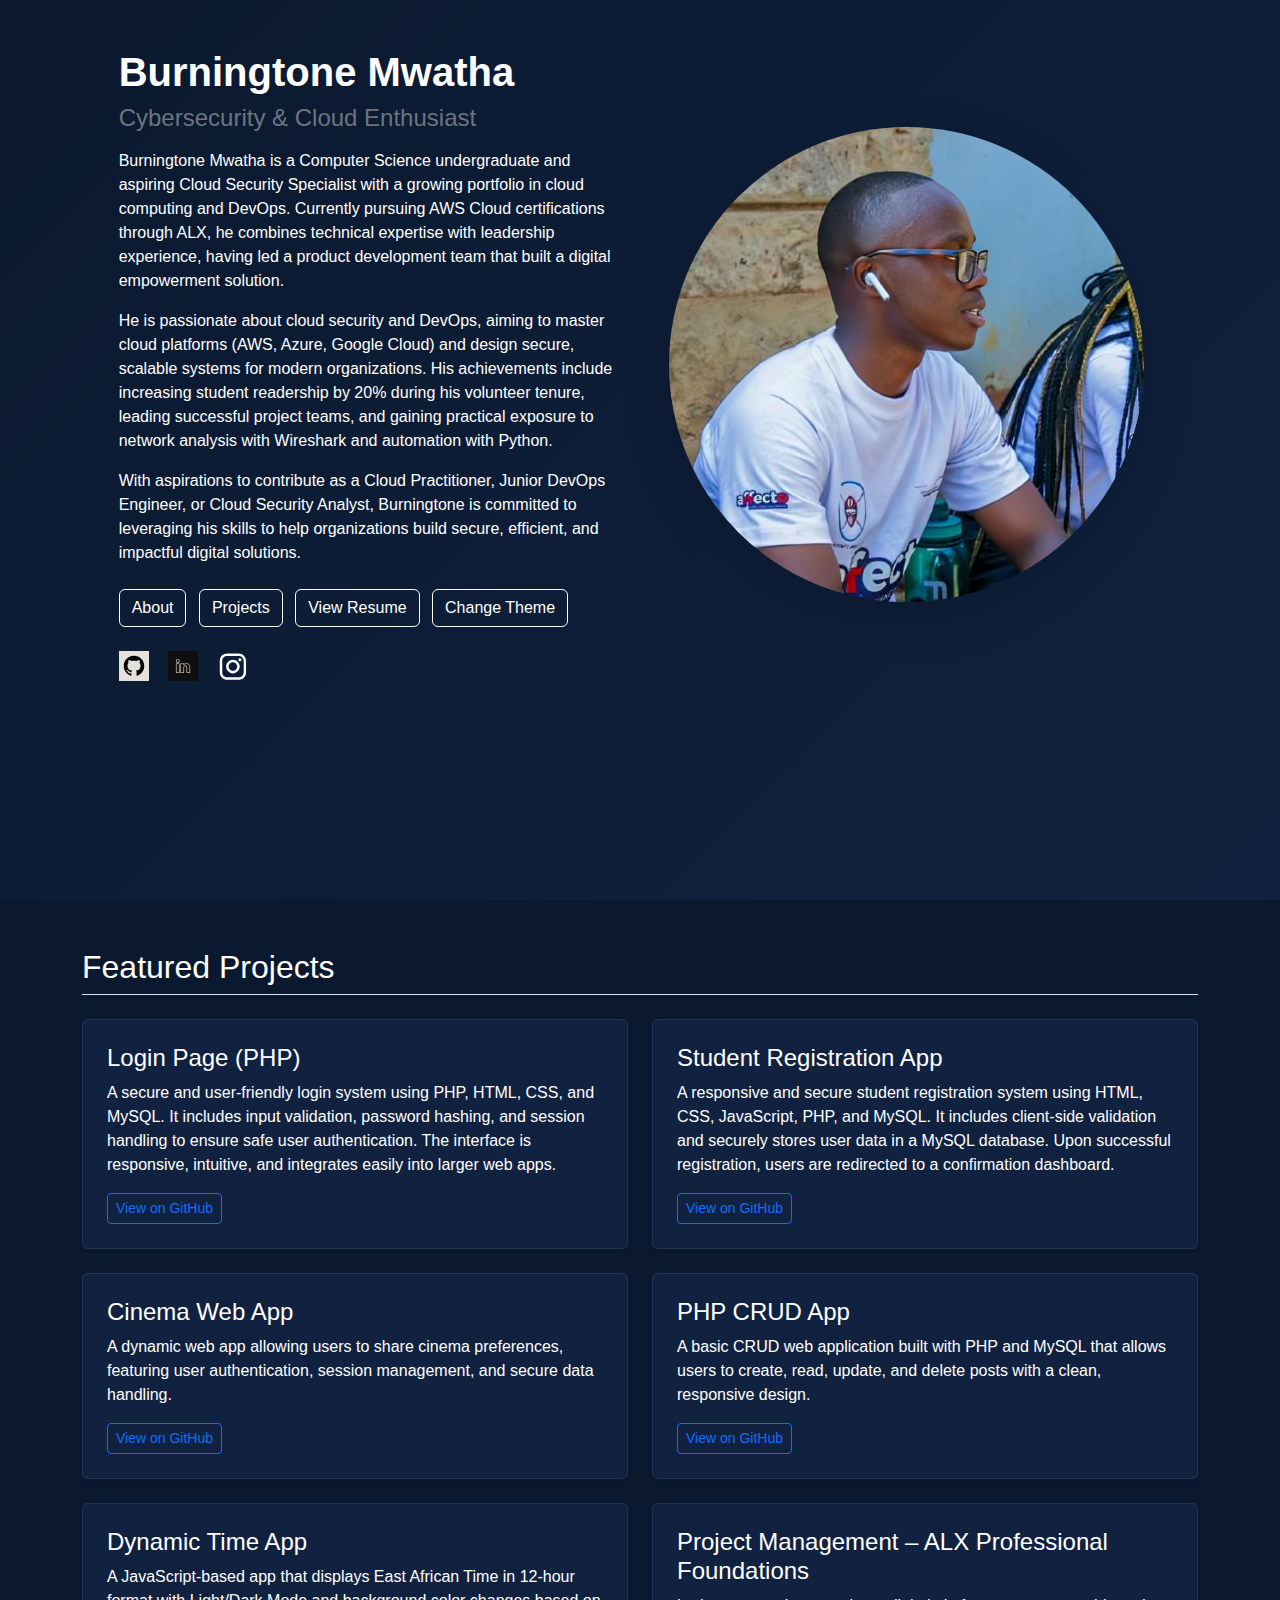
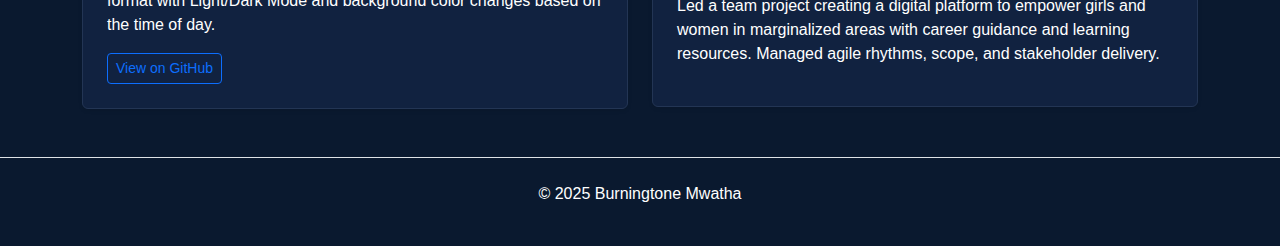
<file: index.html>
<!DOCTYPE html>
<html lang="en">
<head>
  <meta charset="UTF-8" />
  <meta name="viewport" content="width=device-width, initial-scale=1.0" />
  <title>Burningtone Mwatha | Portfolio</title>

  <!-- Bootstrap Framework for styling -->
  <link href="https://cdn.jsdelivr.net/npm/bootstrap@5.3.3/dist/css/bootstrap.min.css" rel="stylesheet">

  <!-- Custom CSS -->
  <link rel="stylesheet" href="css/style.css" />
</head>
<body>
  <header class="container-fluid py-5" id="hero-section">
    <div class="row align-items-center justify-content-center text-center text-md-start">

       <!-- Left side: Bio and buttons -->
      <div class="col-md-5">
        <h1 class="fw-bold">Burningtone Mwatha</h1>
        <h4 class="text-secondary">Cybersecurity & Cloud Enthusiast</h4>
        <p class="mt-3">
          Burningtone Mwatha is a Computer Science undergraduate and aspiring Cloud Security Specialist with a growing portfolio in cloud computing and DevOps. Currently pursuing AWS Cloud certifications through ALX, he combines technical expertise with leadership experience, having led a product development team that built a digital empowerment solution.</p>
        <p>
He is passionate about cloud security and DevOps, aiming to master cloud platforms (AWS, Azure, Google Cloud) and design secure, scalable systems for modern organizations. His achievements include increasing student readership by 20% during his volunteer tenure, leading successful project teams, and gaining practical exposure to network analysis with Wireshark and automation with Python.</p>
        <p>
With aspirations to contribute as a Cloud Practitioner, Junior DevOps Engineer, or Cloud Security Analyst, Burningtone is committed to leveraging his skills to help organizations build secure, efficient, and impactful digital solutions.
        </p>
        
        <!-- Navigation & Resume buttons -->
        <div class="mt-4">
          <a href="public/about.html" class="btn btn-outline-light me-2">About</a>
          <a href="#projects" class="btn btn-outline-light me-2">Projects</a>
          <a href="assets/resume1.pdf" class="btn btn-outline-light me-2" target="_blank">View Resume</a>
          <button id="themeToggle" class="btn btn-light">Change Theme</button>
        </div>

        <div class="social-links mt-4">
          <a href="https://github.com/burningtonemwatha" target="_blank"><img src="assets/github-6980894.svg" alt="GitHub" width="30"></a>
          <a href="https://www.linkedin.com/in/burningtone-mwatha-8a154a291" target="_blank"><img src="assets/linkedin-2935407.svg" alt="LinkedIn" width="30"></a>
          <a href="https://www.instagram.com/dr.mwatha_/?hl=en" target="_blank"><img src="assets/instagram_icon.svg" alt="Instagram" width="30"></a>
        </div>
      </div>

      <!-- Right side: Profile Image -->
      <div class="col-md-5 text-center">
        <img src="assets/profile2.png" alt="Profile" class="img-fluid rounded-circle shadow-lg" width="475">
      </div>
    </div>
  </header>

  <main class="container mt-5">
    <section id="projects" class="mt-5">
      <h2 class="mb-4 border-bottom pb-2">Featured Projects</h2>
      <div class="row g-4">
        
        <!-- Login Page -->
        <div class="col-md-6">
          <div class="project-card p-4 rounded shadow-sm">
            <h4>Login Page (PHP)</h4>
            <p>A secure and user-friendly login system using PHP, HTML, CSS, and MySQL. It includes input validation, password hashing, and session handling to ensure safe user authentication. The interface is responsive, intuitive, and integrates easily into larger web apps.</p>
            <a href="https://github.com/burningtonemwatha/Login-page" target="_blank" class="btn btn-outline-primary btn-sm">View on GitHub</a>
          </div>
        </div>

        <!-- Student Registration App -->
        <div class="col-md-6">
          <div class="project-card p-4 rounded shadow-sm">
            <h4>Student Registration App</h4>
            <p>A responsive and secure student registration system using HTML, CSS, JavaScript, PHP, and MySQL. It includes client-side validation and securely stores user data in a MySQL database. Upon successful registration, users are redirected to a confirmation dashboard.</p>
            <a href="https://github.com/burningtonemwatha/Registration-App" target="_blank" class="btn btn-outline-primary btn-sm">View on GitHub</a>
          </div>
        </div>

        <!-- Cinema Web App -->
        <div class="col-md-6">
          <div class="project-card p-4 rounded shadow-sm">
            <h4>Cinema Web App</h4>
            <p>A dynamic web app allowing users to share cinema preferences, featuring user authentication, session management, and secure data handling.</p>
            <a href="https://github.com/burningtonemwatha/Cinema-Web-Application" target="_blank" class="btn btn-outline-primary btn-sm">View on GitHub</a>
          </div>
        </div>

        <!-- PHP CRUD App -->
        <div class="col-md-6">
          <div class="project-card p-4 rounded shadow-sm">
            <h4>PHP CRUD App</h4>
            <p>A basic CRUD web application built with PHP and MySQL that allows users to create, read, update, and delete posts with a clean, responsive design.</p>
            <a href="https://github.com/burningtonemwatha/CRUD-App" target="_blank" class="btn btn-outline-primary btn-sm">View on GitHub</a>
          </div>
        </div>

        <!-- Dynamic Time App -->
        <div class="col-md-6">
          <div class="project-card p-4 rounded shadow-sm">
            <h4>Dynamic Time App</h4>
            <p>A JavaScript-based app that displays East African Time in 12-hour format with Light/Dark Mode and background color changes based on the time of day.</p>
            <a href="https://github.com/burningtonemwatha/Time-App" target="_blank" class="btn btn-outline-primary btn-sm">View on GitHub</a>
          </div>
        </div>

        <!-- Project Management -->
        <div class="col-md-6">
          <div class="project-card p-4 rounded shadow-sm">
            <h4>Project Management – ALX Professional Foundations</h4>
            <p>Led a team project creating a digital platform to empower girls and women in marginalized areas with career guidance and learning resources. Managed agile rhythms, scope, and stakeholder delivery.</p>
          </div>
        </div>

      </div>
    </section>
  </main>

  <footer class="text-center mt-5 py-4 border-top">
    <p>© 2025 Burningtone Mwatha </p>
  </footer>

  <script src="js/script.js"></script>
</body>
</html>
</file>
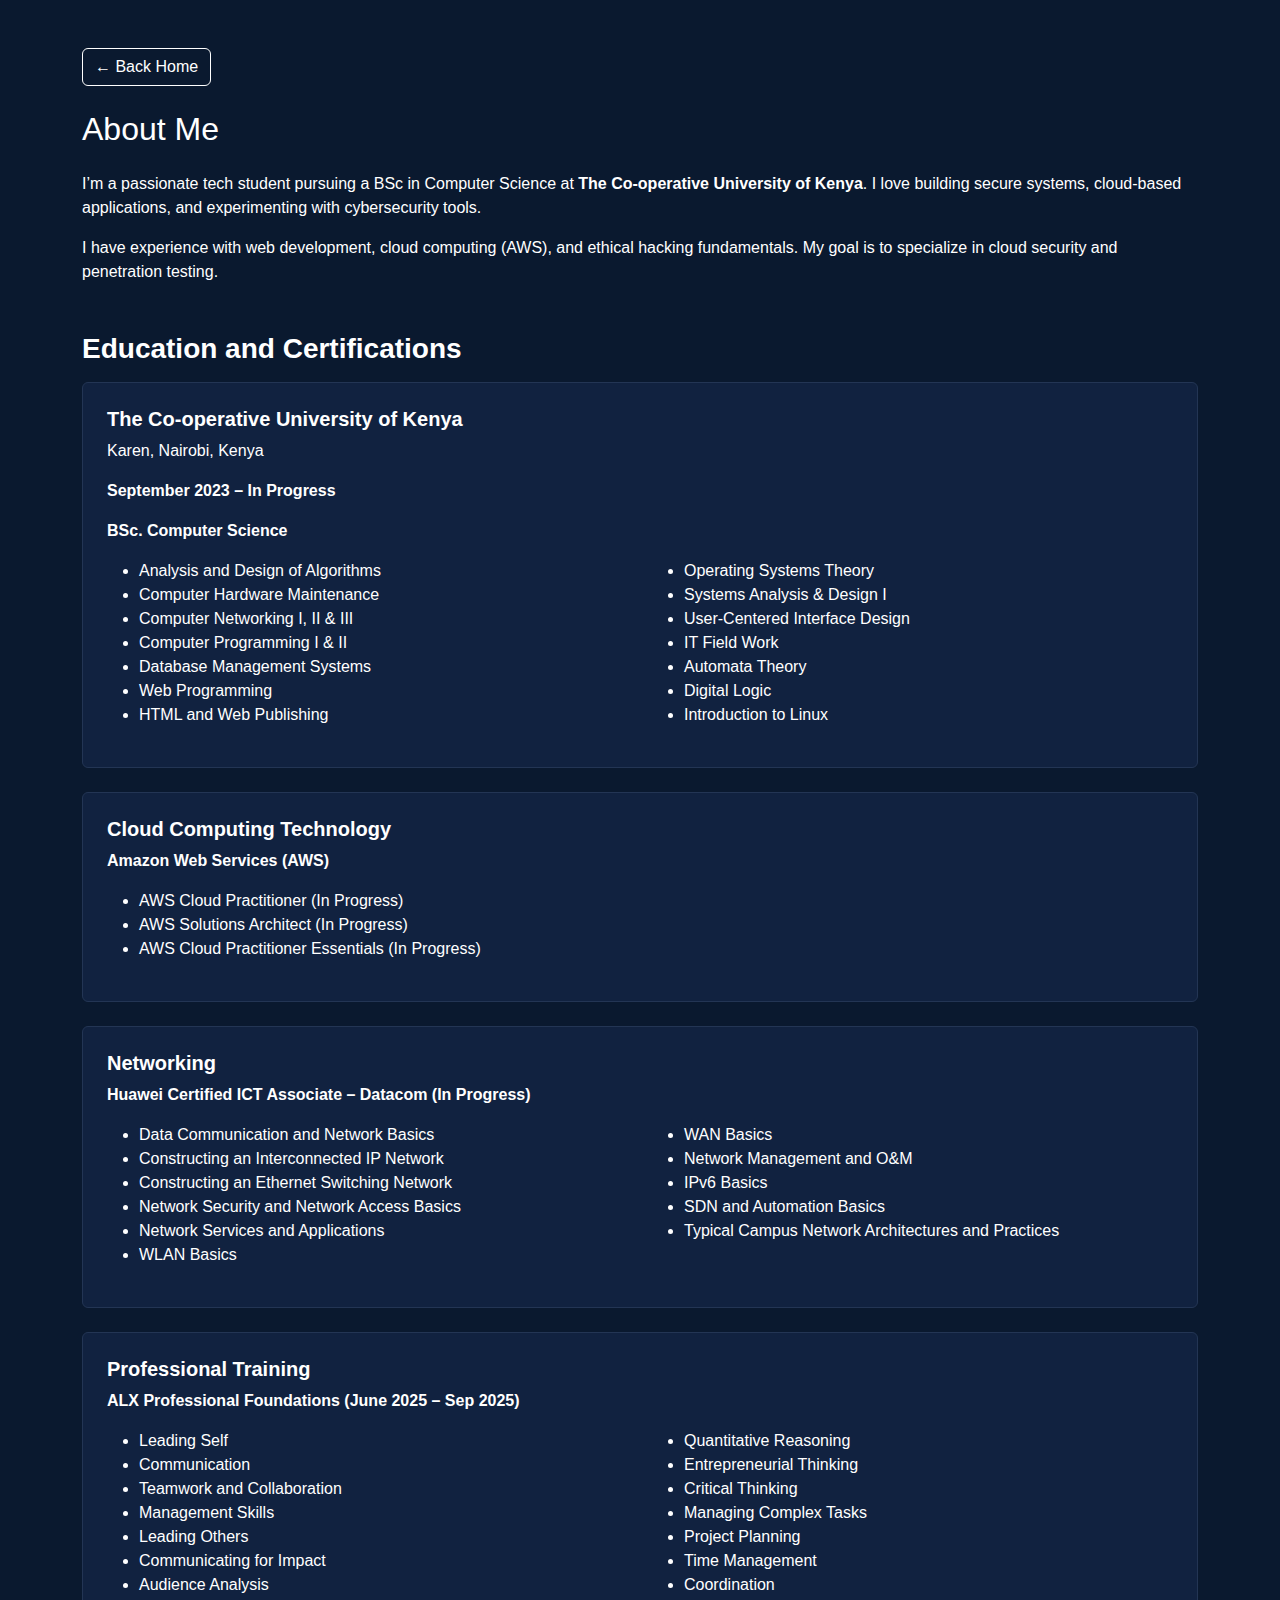
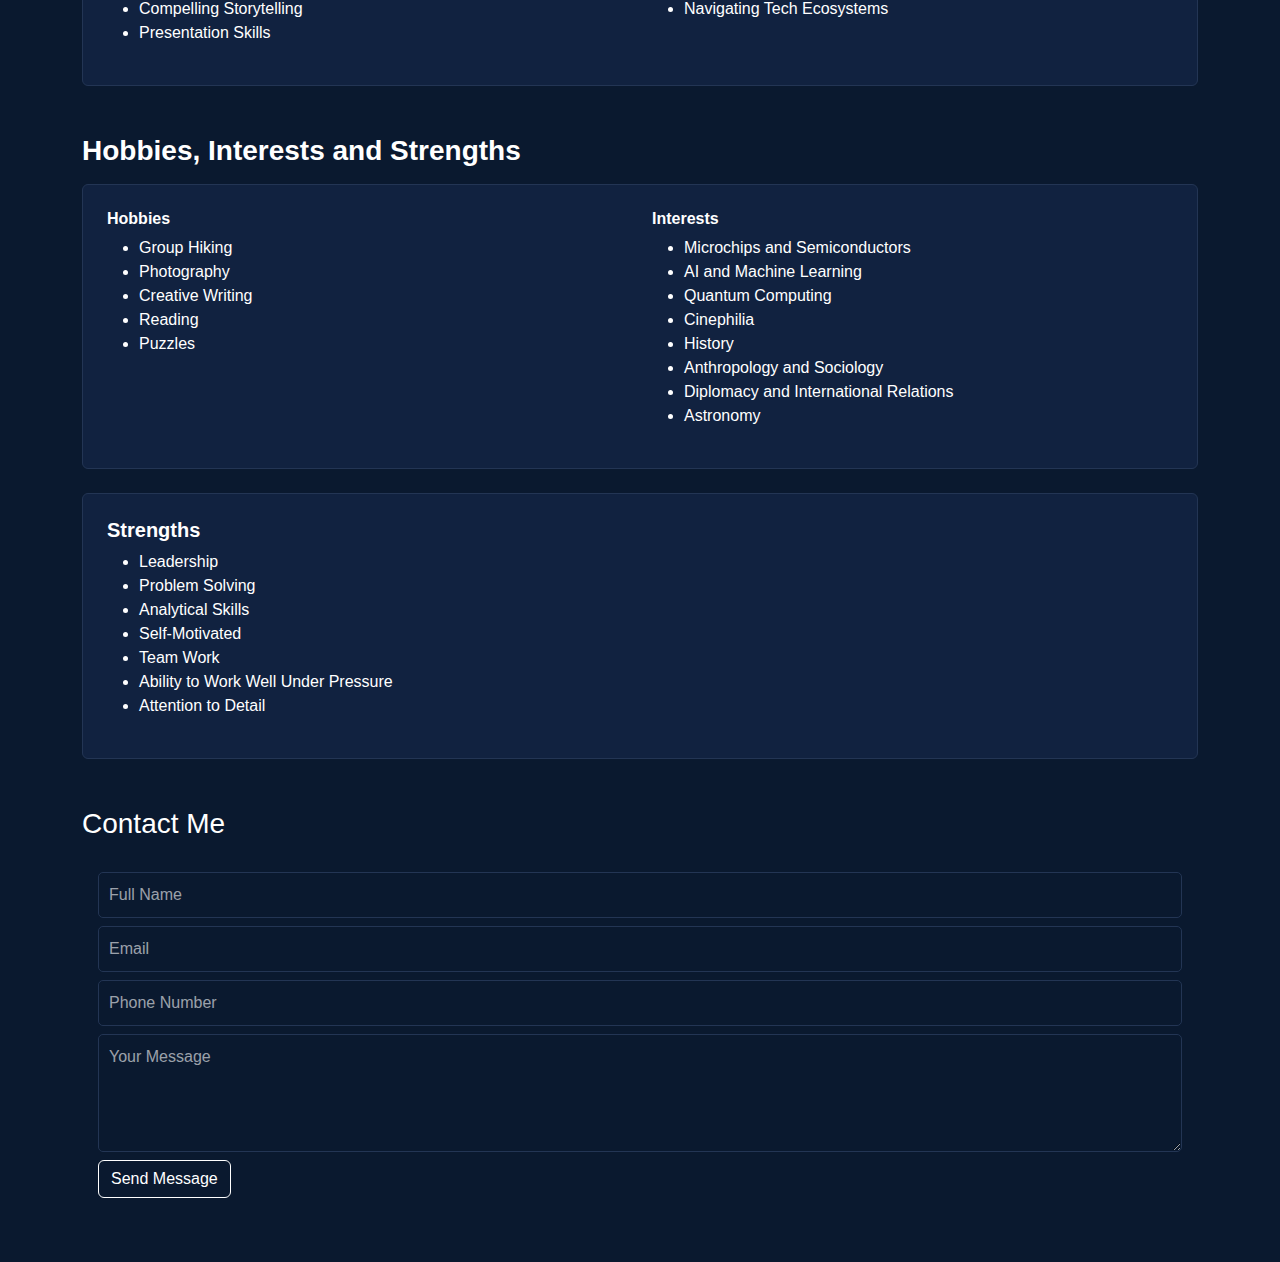
<file: public/about.html>
<!DOCTYPE html>
<html lang="en">
<head>
  <meta charset="UTF-8">
  <meta name="viewport" content="width=device-width, initial-scale=1.0">
  <title>About | Burningtone Mwatha</title>

  <!-- Bootstrap and custom stylesheet -->
  <link href="https://cdn.jsdelivr.net/npm/bootstrap@5.3.3/dist/css/bootstrap.min.css" rel="stylesheet">
  <link rel="stylesheet" href="../css/style.css">
</head>
<body>
  <div class="container py-5">
    <a href="../index.html" class="btn btn-outline-light mb-4">← Back Home</a>

    <h2 class="mb-4">About Me</h2>
    <p>
      I’m a passionate tech student pursuing a BSc in Computer Science at <strong>The Co-operative University of Kenya</strong>.
      I love building secure systems, cloud-based applications, and experimenting with cybersecurity tools.
    </p>
    <p>
      I have experience with web development, cloud computing (AWS), and ethical hacking fundamentals. My goal is to
      specialize in cloud security and penetration testing.
    </p>

    <!-- Education -->
    <h3 class="mt-5 mb-3"><strong>Education and Certifications</strong> </h3>
    <div class="project-card p-4 rounded mb-4">
      <h5><strong>The Co-operative University of Kenya</strong></h5>
      <p>Karen, Nairobi, Kenya</p>
      <p><strong>September 2023 – In Progress</strong></p>
      <p><strong>BSc. Computer Science</strong></p>
      <div class="row mt-3">
        <div class="col-md-6">
          <ul>
            <li>Analysis and Design of Algorithms</li>
            <li>Computer Hardware Maintenance</li>
            <li>Computer Networking I, II & III</li>
            <li>Computer Programming I & II</li>
            <li>Database Management Systems</li>
            <li>Web Programming</li>
            <li>HTML and Web Publishing</li>
          </ul>
        </div>
        <div class="col-md-6">
          <ul>
            <li>Operating Systems Theory</li>
            <li>Systems Analysis & Design I</li>
            <li>User-Centered Interface Design</li>
            <li>IT Field Work</li>
            <li>Automata Theory</li>
            <li>Digital Logic</li>
            <li>Introduction to Linux</li>
          </ul>
        </div>
      </div>
    </div>

    <!-- Cloud Computing -->
    <div class="project-card p-4 rounded mb-4">
      <h5><strong>Cloud Computing Technology</strong></h5>
      <p><strong>Amazon Web Services (AWS)</strong></p>
      <ul>
        <li>AWS Cloud Practitioner (In Progress)</li>
        <li>AWS Solutions Architect (In Progress)</li>
        <li>AWS Cloud Practitioner Essentials (In Progress)</li>
      </ul>
    </div>

   <!-- Networking -->
<div class="project-card p-4 rounded mb-4">
  <h5><strong>Networking</strong></h5>
  <p><strong>Huawei Certified ICT Associate – Datacom (In Progress)</strong></p>
  <div class="row">
    <div class="col-md-6">
      <ul>
        <li>Data Communication and Network Basics</li>
        <li>Constructing an Interconnected IP Network</li>
        <li>Constructing an Ethernet Switching Network</li>
        <li>Network Security and Network Access Basics</li>
        <li>Network Services and Applications</li>
        <li>WLAN Basics</li>
      </ul>
    </div>
    <div class="col-md-6">
      <ul>
        <li>WAN Basics</li>
        <li>Network Management and O&M</li>
        <li>IPv6 Basics</li>
        <li>SDN and Automation Basics</li>
        <li>Typical Campus Network Architectures and Practices</li>
      </ul>
    </div>
  </div>
</div>


    <!-- Professional Training -->
    <div class="project-card p-4 rounded mb-4">
      <h5><strong>Professional Training</strong></h5>
      <p><strong>ALX Professional Foundations (June 2025 – Sep 2025)</strong></p>
      <div class="row">
        <div class="col-md-6">
          <ul>
            <li>Leading Self</li>
            <li>Communication</li>
            <li>Teamwork and Collaboration</li>
            <li>Management Skills</li>
            <li>Leading Others</li>
            <li>Communicating for Impact</li>
            <li>Audience Analysis</li>
            <li>Compelling Storytelling</li>
            <li>Presentation Skills</li>
          </ul>
        </div>
        <div class="col-md-6">
          <ul>
            <li>Quantitative Reasoning</li>
            <li>Entrepreneurial Thinking</li>
            <li>Critical Thinking</li>
            <li>Managing Complex Tasks</li>
            <li>Project Planning</li>
            <li>Time Management</li>
            <li>Coordination</li>
            <li>Navigating Tech Ecosystems</li>
          </ul>
        </div>
      </div>
    </div>

    <!-- Hobbies, Interests and Strengths -->
     <h3 class="mt-5 mb-3"><strong>Hobbies, Interests and Strengths</strong></h3>
    <div class="project-card p-4 rounded mb-4">
      
      <div class="row">
        <div class="col-md-6">
          <h6><strong>Hobbies</strong></h6>
          <ul>
            <li>Group Hiking</li>
            <li>Photography</li>
            <li>Creative Writing</li>
            <li>Reading</li>
            <li>Puzzles</li>
          </ul>
        </div>
        <div class="col-md-6">
          <h6><strong>Interests</strong></h6>
          <ul>
            <li>Microchips and Semiconductors</li>
            <li>AI and Machine Learning</li>
            <li>Quantum Computing</li>
            <li>Cinephilia</li>
            <li>History</li>
            <li>Anthropology and Sociology</li>
            <li>Diplomacy and International Relations</li>
            <li>Astronomy</li>
          </ul>
        </div>
      </div>
    </div>

    <!-- Strengths -->
    <div class="project-card p-4 rounded mb-5">
      <h5><strong>Strengths</strong></h5>
      <ul>
        <li>Leadership</li>
        <li>Problem Solving</li>
        <li>Analytical Skills</li>
        <li>Self-Motivated</li>
        <li>Team Work</li>
        <li>Ability to Work Well Under Pressure</li>
        <li>Attention to Detail</li>
      </ul>
    </div>

    <!-- Contact Form -->
    <h3 class="mt-5 mb-3">Contact Me</h3>
    <form id="contactForm" class="p-3 rounded">
      <input type="text" id="full_name" class="form-control mb-2" placeholder="Full Name" required>
      <input type="email" id="email" class="form-control mb-2" placeholder="Email" required>
      <input type="tel" id="phone_number" class="form-control mb-2" placeholder="Phone Number" required>
      <textarea id="message" class="form-control mb-2" rows="4" placeholder="Your Message"></textarea>
      <button type="submit" class="btn btn-outline-light">Send Message</button>
    </form>
  </div>

  <script src="../js/script.js"></script>
</body>
</html>
</file>
<file: css/style.css>
/* 1. Theme Variables */
:root {
  --bg-color: #0a192f;      /* Dark background */
  --text-color: #ffffff;    /* Light text */
  --accent-color: #64ffda;  /* Teal links */
  --card-bg: #112240;       /* Dark project cards */
  --card-border: #233554;
  --hero-gradient: linear-gradient(135deg, #0a192f, #112240);
}

.light-theme {
  --bg-color: #f9f9f9;      /* Light background */
  --text-color: #0a192f;    /* Dark text */
  --accent-color: #0077b6;  /* Softer link color */
  --card-bg: #ffffff;       /* Light card background */
  --card-border: #d0d0d0;
  --hero-gradient: linear-gradient(135deg, #f0f0f0, #dcdcdc);
}

/* Theme toggle button should adapt to theme colors */
#themeToggle {
  color: var(--text-color) !important;
  border: 1px solid var(--text-color) !important;
  background-color: transparent;
  transition: all 0.3s ease;
}

#themeToggle:hover {
  background-color: var(--accent-color);
  color: #fff !important;
  border-color: var(--accent-color);
}


/* 2. Base body styles */
body {
  background-color: var(--bg-color);
  color: var(--text-color);
  font-family: 'Poppins', sans-serif;
  transition: background-color 0.3s ease, color 0.3s ease;
}

/* 3. Text & Links */
h1, h2, h3, h4 {
  color: var(--text-color);
}

a {
  text-decoration: none;
  color: var(--accent-color);
  transition: color 0.3s ease;
}

a:hover {
  color: #90e0ef;
}

/* Project cards and hover effect */
.project-card {
  background-color: var(--card-bg);
  border: 1px solid var(--card-border);
  color: var(--text-color);
  transition: transform 0.3s ease, box-shadow 0.3s ease, background-color 0.3s ease, color 0.3s ease;
}

.project-card:hover {
  transform: translateY(-5px);
  box-shadow: 0 4px 15px rgba(100, 255, 218, 0.2);
}

/* Hero section styling */
#hero-section {
  background: var(--hero-gradient);
  color: var(--text-color);
  min-height: 100vh;
  transition: background 0.3s ease, color 0.3s ease;
}

/* Footer styling */
footer {
  background-color: var(--bg-color);
  color: var(--text-color);
  padding: 20px;
  text-align: center;
  transition: background-color 0.3s ease, color 0.3s ease;
}

/* Social icons styling */
.social-links img {
  margin-right: 15px;
  filter: invert(1);
  transition: transform 0.3s ease, filter 0.3s ease;
}

.social-links img:hover {
  transform: scale(1.1);
}

/* Make icons normal (not inverted) in light mode */
.light-theme .social-links img {
  filter: invert(0);
}

/* Responsive alignment for smaller screens */
@media (max-width: 768px) {
  #hero-section {
    text-align: center;
  }
}

/* Button styling that adapts to theme */
.btn-outline-light {
  color: var(--text-color);
  border-color: var(--text-color);
}

.btn-outline-light:hover {
  background-color: var(--accent-color);
  color: #fff;
  border-color: var(--accent-color);
}

.btn-light {
  color: var(--bg-color);
}

.btn-light:hover {
  background-color: #e0e0e0;
}

/* General form input styles — applies to text fields, email, tel, and textarea */
input[type="text"],
input[type="email"],
input[type="tel"],
textarea,
.form-control {
  background-color: var(--bg-color) !important; /* Matches input background to the page theme */
  color: var(--text-color) !important; /* Ensures text color adapts to theme */
  border: 1px solid var(--card-border) !important; /* Uses a consistent border color */
  padding: 10px; /* Adds comfortable space inside inputs */
  width: 100%; /* Full width for better usability */
  border-radius: 5px; /* Rounds the corners slightly for a modern look */

   /* Smooth transition when switching themes */
  transition: background-color 0.3s ease, color 0.3s ease, border-color 0.3s ease;
}

/* On focus (when user is typing) */
input:focus,
textarea:focus,
.form-control:focus {
  outline: none;
  border-color: var(--accent-color) !important; /* Highlights the input border with an accent color */
  box-shadow: none !important; /* removes Bootstrap’s blue outline */
}

/* Placeholder text styling — makes placeholder slightly faded and theme-aware */
input::placeholder,
textarea::placeholder,
.form-control::placeholder {
  color: rgba(var(--text-color-rgb, 255,255,255), 0.6); /* Uses semi-transparent version of text color */
}

/* Default (dark) theme variables */
:root {
  --bg-color: #0a192f; /* Deep navy background */
  --text-color: #ffffff; /* White text for contrast */
  --text-color-rgb: 255,255,255; /* RGB version used for rgba() transparency */
}

/* Light theme overrides */
.light-theme {
  --bg-color: #f9f9f9; /* Light gray background */
  --text-color: #0a192f; /* Dark navy text */
  --text-color-rgb: 10,25,47; /* RGB equivalent of the text color */
}
</file>
